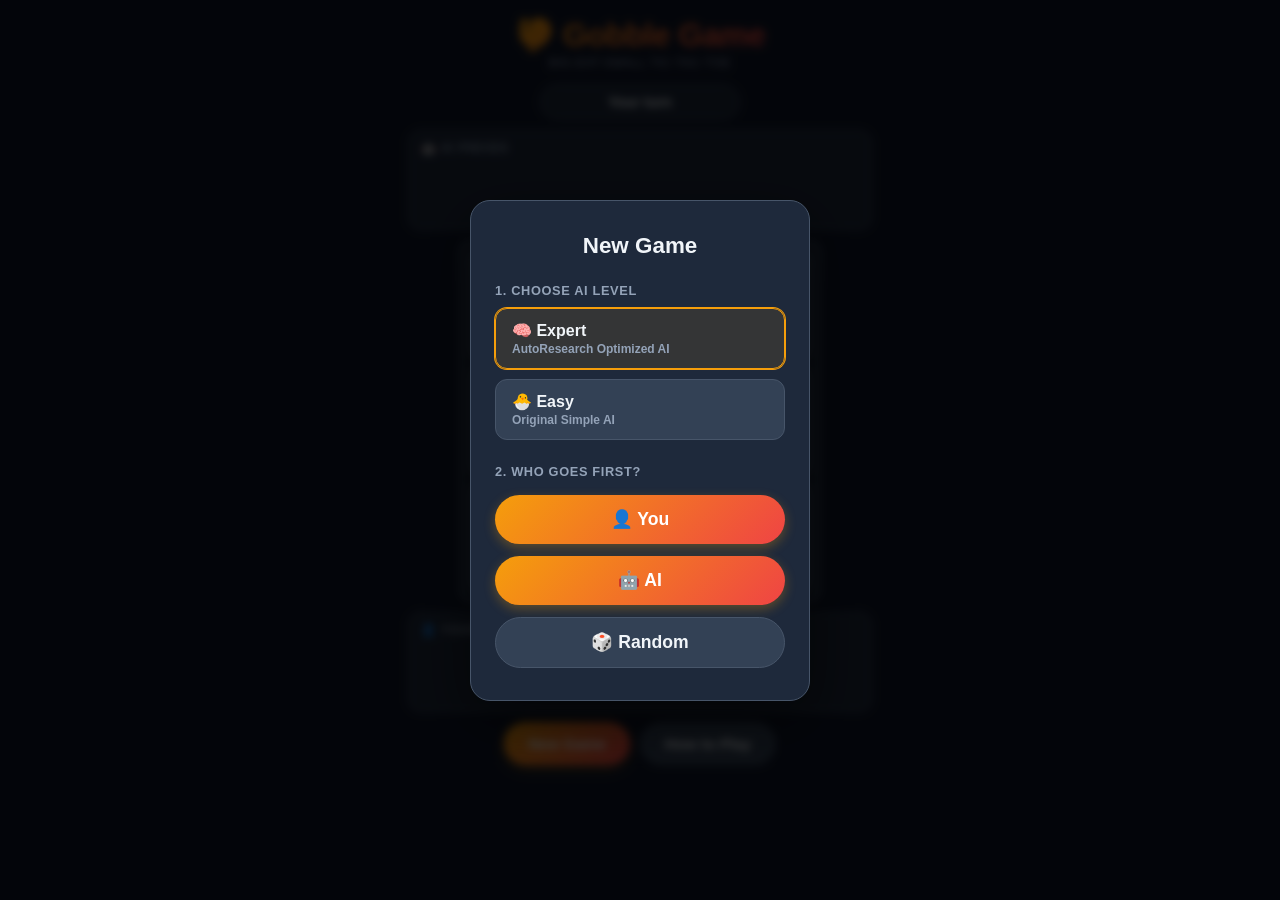
<file: index.html>
<!DOCTYPE html>
<html lang="en">
<head>
  <meta charset="UTF-8">
  <meta name="viewport" content="width=device-width, initial-scale=1.0, user-scalable=no">
  <meta name="apple-mobile-web-app-capable" content="yes">
  <meta name="apple-mobile-web-app-status-bar-style" content="default">
  <meta name="apple-mobile-web-app-title" content="Gobble Game">
  <title>Gobble Game</title>
  <link rel="stylesheet" href="style.css">
</head>
<body>
  <div id="app">
    <header>
      <h1>🦃 Gobble Game</h1>
      <p class="subtitle">Big-Eat-Small Tic-Tac-Toe</p>
    </header>

    <div id="status-bar">
      <span id="status-text">Your turn</span>
    </div>

    <!-- Win/Draw card (inline, non-blocking) -->
    <div id="game-over-card" class="hidden">
      <div id="game-over-emoji"></div>
      <h2 id="game-over-title"></h2>
      <p id="game-over-message"></p>
      <button id="play-again-btn" class="btn-primary">Play Again</button>
    </div>

    <div id="game-area">
      <!-- AI reserve (top) -->
      <div id="ai-reserve" class="reserve-area" data-player="ai">
        <div class="reserve-label">🤖 AI Pieces</div>
        <div class="reserve-pieces" id="ai-pieces"></div>
      </div>

      <!-- Game board -->
      <div id="board-wrapper">
        <div id="board">
          <div class="cell" data-index="0"></div>
          <div class="cell" data-index="1"></div>
          <div class="cell" data-index="2"></div>
          <div class="cell" data-index="3"></div>
          <div class="cell" data-index="4"></div>
          <div class="cell" data-index="5"></div>
          <div class="cell" data-index="6"></div>
          <div class="cell" data-index="7"></div>
          <div class="cell" data-index="8"></div>
        </div>
      </div>

      <!-- Human reserve (bottom) -->
      <div id="human-reserve" class="reserve-area" data-player="human">
        <div class="reserve-label">👤 Your Pieces</div>
        <div class="reserve-pieces" id="human-pieces"></div>
      </div>
    </div>

    <div id="controls">
      <button id="new-game-btn" class="btn-primary">New Game</button>
      <button id="rules-btn" class="btn-secondary">How to Play</button>
    </div>

    <!-- Rules modal -->
    <div id="rules-overlay" class="hidden">
      <div id="rules-card">
        <h2>How to Play</h2>
        <div class="rules-content">
          <h3>Setup</h3>
          <p>Each player has <strong>6 pieces</strong>: 2 small, 2 medium, 2 large. You play Blue 🔵, AI plays Red 🔴.</p>

          <h3>Your Turn</h3>
          <ul>
            <li><strong>Place</strong> a piece from your reserve: tap a reserve piece, then tap a valid board cell.</li>
            <li><strong>Move</strong> a piece on the board: tap your visible piece, then tap a valid destination.</li>
          </ul>

          <h3>Gobbling</h3>
          <ul>
            <li>A <strong>larger piece can cover</strong> a smaller piece of either color.</li>
            <li>Only the <strong>top (visible) piece</strong> in each cell counts toward winning.</li>
            <li>Covered pieces may reappear if the top piece moves away!</li>
          </ul>

          <h3>Winning</h3>
          <p>Get <strong>3 of your visible pieces in a row</strong> — horizontally, vertically, or diagonally.</p>

          <h3>Tip</h3>
          <p>Watch out — the AI can gobble your pieces and steal your winning line!</p>
        </div>
        <button id="close-rules-btn" class="btn-primary">Got it!</button>
      </div>
    </div>

    <!-- Who goes first / Difficulty modal -->
    <div id="first-turn-overlay" class="hidden">
      <div id="first-turn-card">
        <h2>New Game</h2>
        
        <div class="modal-section">
          <h3>1. Choose AI Level</h3>
          <div id="difficulty-options" class="option-grid">
            <button class="difficulty-btn btn-secondary selected" data-level="expert">
              <span class="level-title">🧠 Expert</span>
              <span class="level-desc">AutoResearch Optimized AI</span>
            </button>
            <button class="difficulty-btn btn-secondary" data-level="easy">
              <span class="level-title">🐣 Easy</span>
              <span class="level-desc">Original Simple AI</span>
            </button>
          </div>
        </div>

        <div class="modal-section">
          <h3>2. Who Goes First?</h3>
          <div id="first-turn-options" class="option-grid">
            <button class="first-turn-btn btn-primary" data-choice="human">👤 You</button>
            <button class="first-turn-btn btn-primary" data-choice="ai">🤖 AI</button>
            <button class="first-turn-btn btn-secondary" data-choice="random">🎲 Random</button>
          </div>
        </div>
      </div>
    </div>
  </div>

  <script src="ai.js"></script>
  <script src="game.js"></script>
</body>
</html>
</file>
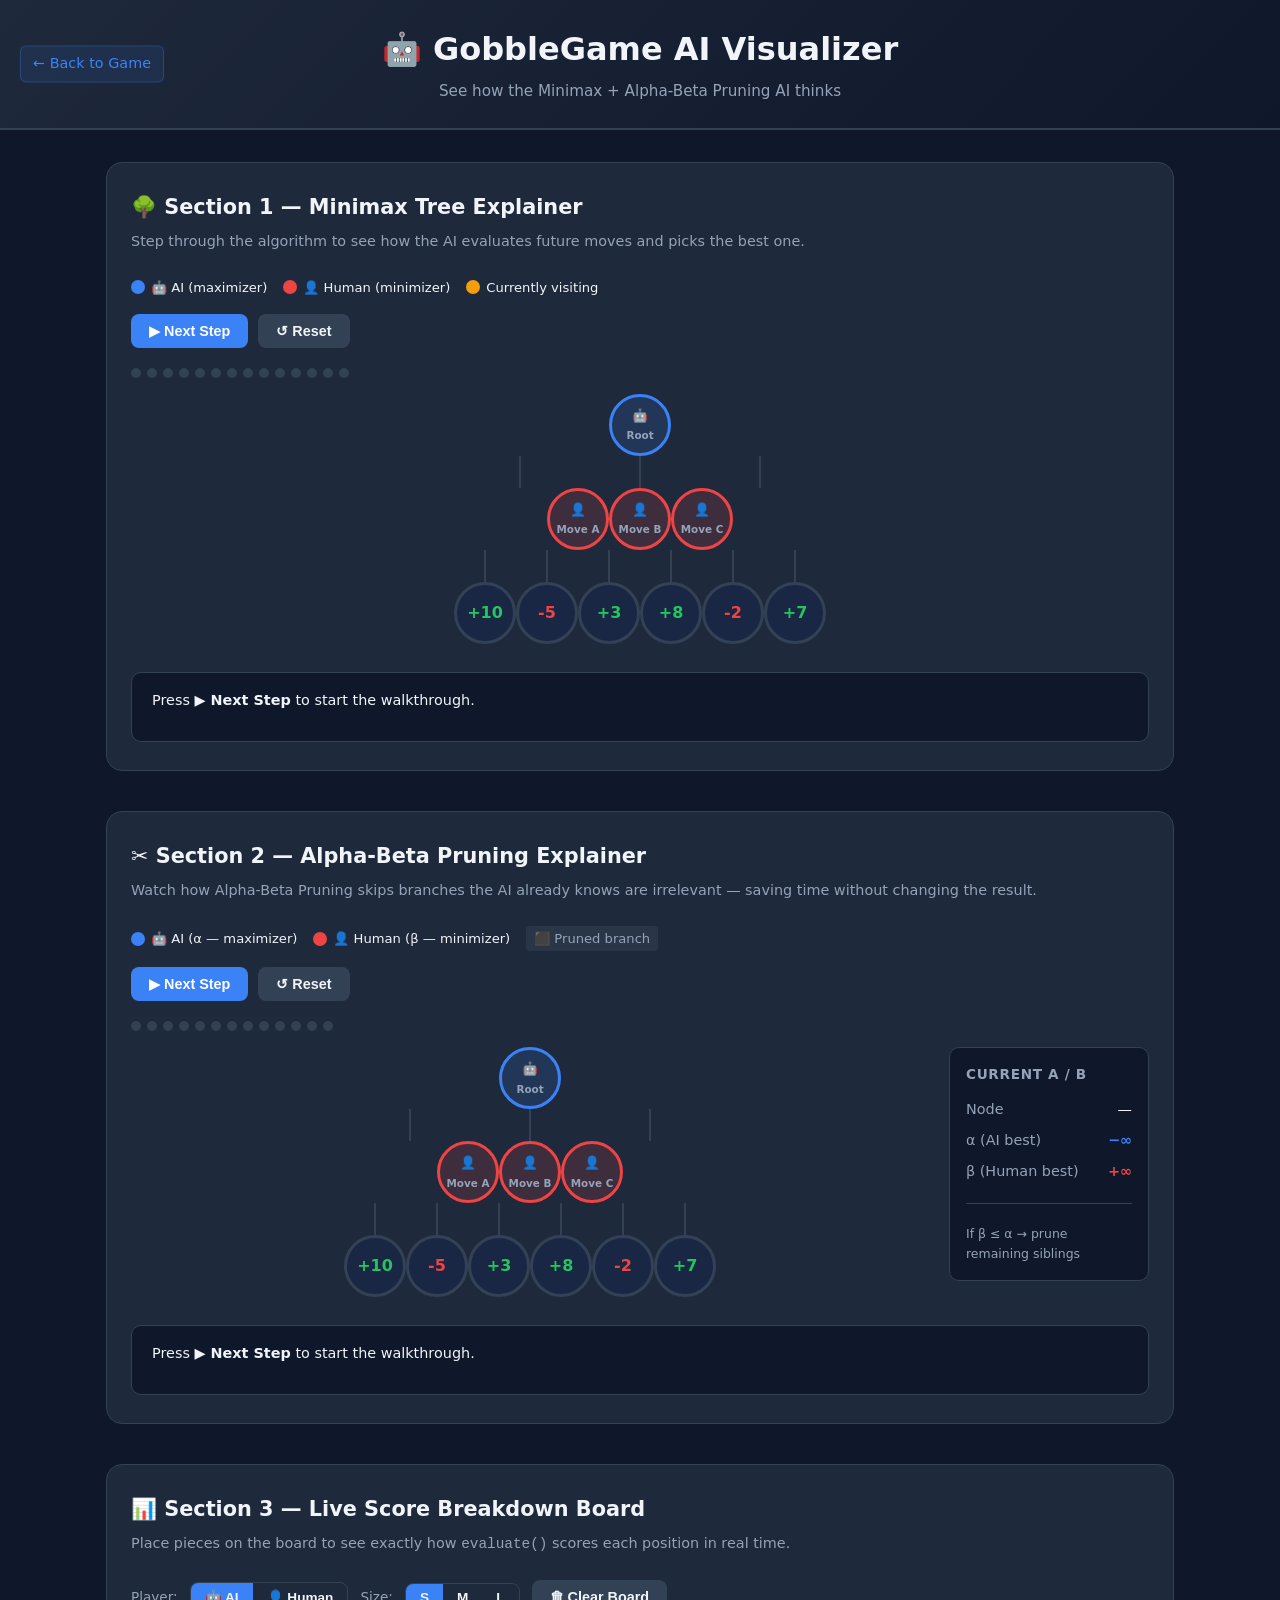
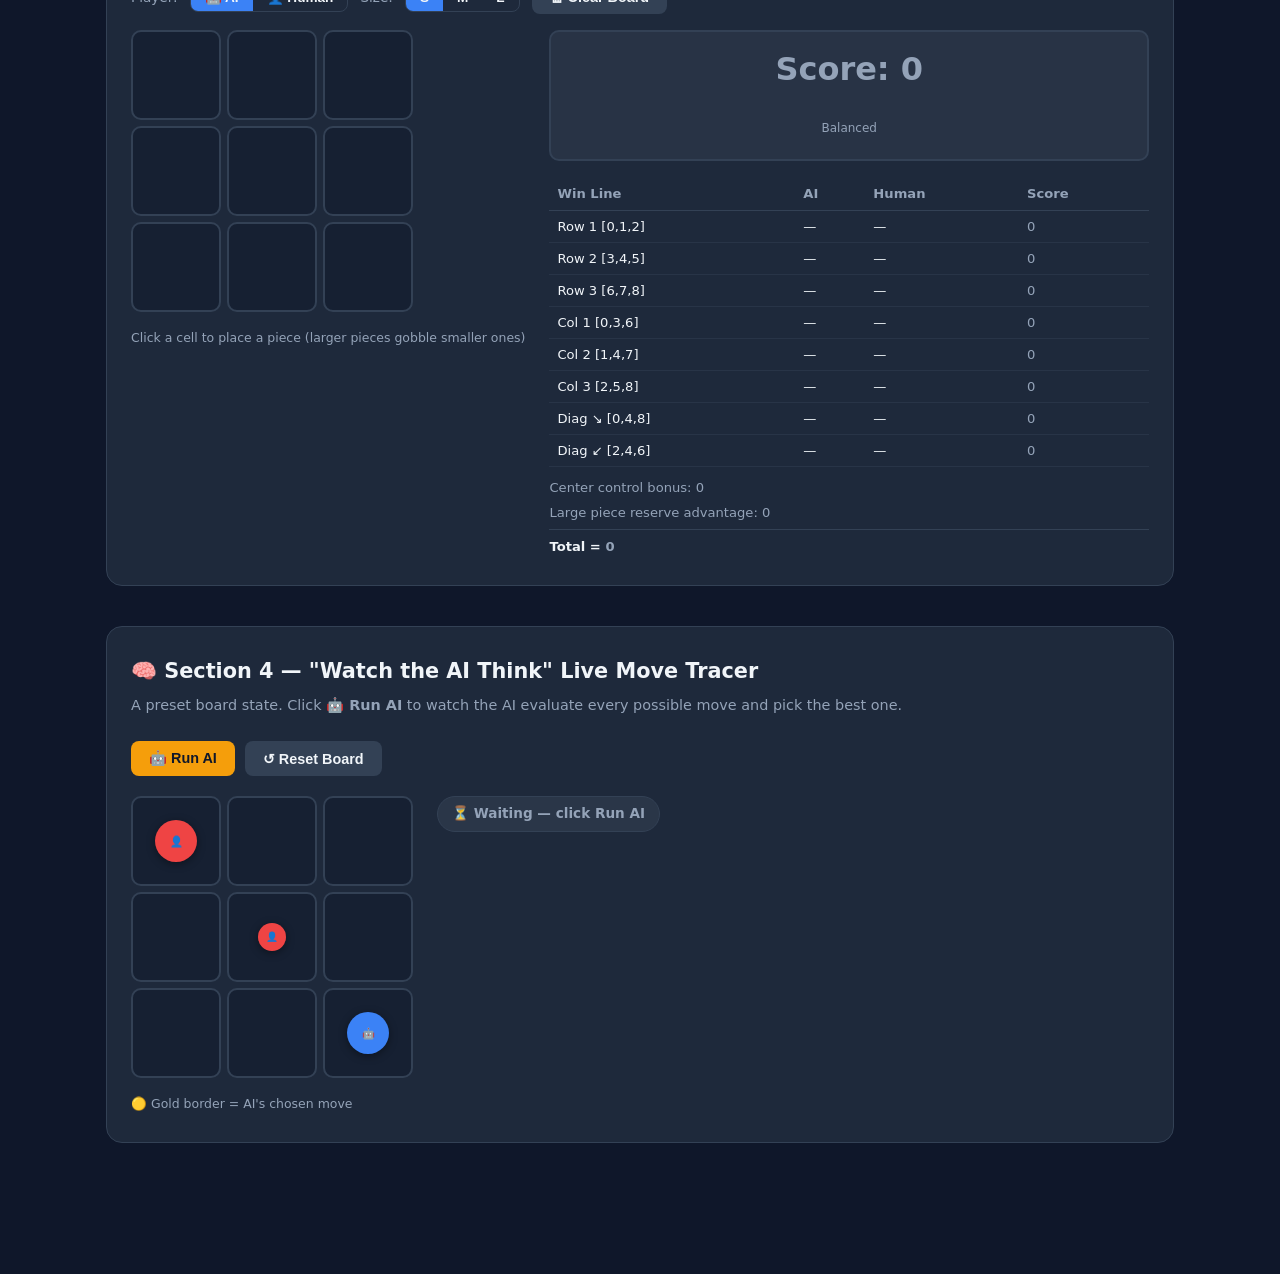
<file: ai-visualizer.html>
<!DOCTYPE html>
<html lang="en">
<head>
<meta charset="UTF-8">
<meta name="viewport" content="width=device-width, initial-scale=1.0">
<title>🤖 GobbleGame AI Visualizer</title>
<style>
  *, *::before, *::after { box-sizing: border-box; margin: 0; padding: 0; }

  :root {
    --bg: #0f172a;
    --card: #1e293b;
    --ai: #3b82f6;
    --human: #ef4444;
    --positive: #22c55e;
    --negative: #ef4444;
    --gold: #f59e0b;
    --text: #f1f5f9;
    --muted: #94a3b8;
    --border: #334155;
    --highlight: #fbbf24;
    --prune: #475569;
  }

  body {
    background: var(--bg);
    color: var(--text);
    font-family: 'Segoe UI', system-ui, sans-serif;
    line-height: 1.6;
    padding: 0 0 60px 0;
  }

  /* ── Header ── */
  header {
    background: linear-gradient(135deg, #1e293b 0%, #0f172a 100%);
    border-bottom: 2px solid var(--border);
    padding: 24px 20px;
    text-align: center;
    position: sticky;
    top: 0;
    z-index: 100;
  }
  header h1 { font-size: clamp(1.4rem, 4vw, 2rem); font-weight: 700; }
  header p { color: var(--muted); font-size: 0.95rem; margin-top: 4px; }
  header a {
    position: absolute; left: 20px; top: 50%; transform: translateY(-50%);
    color: var(--ai); text-decoration: none; font-size: 0.9rem;
    background: rgba(59,130,246,0.1); padding: 6px 12px; border-radius: 6px;
    border: 1px solid rgba(59,130,246,0.3); transition: background .2s;
    white-space: nowrap;
  }
  header a:hover { background: rgba(59,130,246,0.2); }

  /* ── Layout ── */
  .container { max-width: 1100px; margin: 0 auto; padding: 32px 16px; }
  .section-card {
    background: var(--card);
    border: 1px solid var(--border);
    border-radius: 16px;
    padding: 28px 24px;
    margin-bottom: 40px;
  }
  .section-title {
    font-size: 1.3rem; font-weight: 700; margin-bottom: 6px;
    display: flex; align-items: center; gap: 10px;
  }
  .section-subtitle { color: var(--muted); font-size: 0.9rem; margin-bottom: 24px; }
  .divider { border: none; border-top: 1px solid var(--border); margin: 20px 0; }

  /* ── Buttons ── */
  .btn {
    display: inline-flex; align-items: center; gap: 6px;
    padding: 9px 18px; border-radius: 8px; border: none;
    font-size: 0.9rem; font-weight: 600; cursor: pointer;
    transition: opacity .15s, transform .1s;
  }
  .btn:active { transform: scale(0.97); }
  .btn:disabled { opacity: .45; cursor: not-allowed; transform: none; }
  .btn-primary { background: var(--ai); color: #fff; }
  .btn-secondary { background: var(--border); color: var(--text); }
  .btn-gold { background: var(--gold); color: #0f172a; }
  .btn-danger { background: var(--human); color: #fff; }
  .btn-row { display: flex; gap: 10px; flex-wrap: wrap; margin-bottom: 20px; }

  /* ── Tree ── */
  .tree-wrap { overflow-x: auto; padding-bottom: 8px; }
  .tree {
    display: flex; flex-direction: column; align-items: center;
    gap: 0; min-width: 480px;
  }
  .tree-level { display: flex; justify-content: center; gap: 0; }
  .tree-node-col { display: flex; flex-direction: column; align-items: center; }
  .tree-edge-row { display: flex; justify-content: center; gap: 0; }

  .node {
    width: 62px; height: 62px; border-radius: 50%;
    display: flex; flex-direction: column; align-items: center; justify-content: center;
    font-weight: 700; font-size: 0.8rem; border: 3px solid transparent;
    position: relative; transition: box-shadow .3s, border-color .3s, background .3s;
    cursor: default; user-select: none;
  }
  .node.ai-node { background: rgba(59,130,246,0.15); border-color: var(--ai); }
  .node.human-node { background: rgba(239,68,68,0.15); border-color: var(--human); }
  .node.leaf-node { background: #1a2744; border-color: var(--border); font-size: 1rem; font-weight: 800; }
  @keyframes nodePulse {
    0%   { box-shadow: 0 0 0 4px var(--highlight), 0 0 20px var(--highlight); }
    50%  { box-shadow: 0 0 0 8px var(--highlight), 0 0 36px var(--highlight), 0 0 6px #fff4; }
    100% { box-shadow: 0 0 0 4px var(--highlight), 0 0 20px var(--highlight); }
  }
  .node.active { box-shadow: 0 0 0 4px var(--highlight), 0 0 20px var(--highlight); border-color: var(--highlight) !important; background: rgba(251,191,36,0.2) !important; animation: nodePulse 0.6s ease-out 1; }
  .node.done { opacity: 0.7; }
  .node.pruned { background: rgba(71,85,105,0.3) !important; border-color: var(--prune) !important; color: var(--prune) !important; }
  .node .score-badge {
    position: absolute; bottom: -18px; left: 50%; transform: translateX(-50%);
    font-size: 0.75rem; font-weight: 700; white-space: nowrap;
    padding: 1px 6px; border-radius: 4px;
  }
  .score-pos { background: rgba(34,197,94,0.2); color: var(--positive); }
  .score-neg { background: rgba(239,68,68,0.2); color: var(--negative); }
  .score-zero { background: rgba(148,163,184,0.2); color: var(--muted); }

  .edge-container { position: relative; display: flex; align-items: flex-start; justify-content: center; }
  .edge {
    width: 2px; background: var(--border);
    transition: background .3s;
    margin: 0 auto;
  }
  .edge.active { background: var(--highlight); }
  .edge.pruned { background: var(--prune); opacity: .4; }
  .prune-icon {
    position: absolute; top: 50%; left: 50%; transform: translate(-50%, -50%);
    font-size: 1.1rem; display: none; background: var(--card); padding: 1px 2px; border-radius: 3px;
  }
  .prune-icon.visible { display: block; }

  .h-connector { height: 2px; background: var(--border); transition: background .3s; }
  .h-connector.pruned { background: var(--prune); opacity: .4; }

  @keyframes explainFadeIn {
    from { opacity: 0; transform: translateY(4px); }
    to   { opacity: 1; transform: translateY(0); }
  }

  /* ── Explanation panel ── */
  .explain-panel {
    background: #0f172a; border: 1px solid var(--border);
    border-radius: 10px; padding: 16px 20px;
    min-height: 70px; margin-top: 20px;
    font-size: 0.9rem; line-height: 1.6;
  }
  .explain-panel.updated {
    animation: explainFadeIn 0.35s ease-out;
  }
  .explain-panel .step-num { color: var(--gold); font-weight: 700; }
  .explain-panel .em-ai { color: var(--ai); font-weight: 600; }
  .explain-panel .em-human { color: var(--human); font-weight: 600; }
  .explain-panel .em-val { color: var(--positive); font-weight: 700; }
  .explain-panel .em-prune { color: var(--gold); font-weight: 700; }

  /* ── Alpha-Beta panel ── */
  .ab-layout { display: flex; gap: 20px; flex-wrap: wrap; }
  .ab-tree-side { flex: 1; min-width: 300px; }
  .ab-values-panel {
    width: 200px; flex-shrink: 0;
    background: #0f172a; border: 1px solid var(--border);
    border-radius: 10px; padding: 16px; align-self: flex-start;
  }
  .ab-values-panel h4 { font-size: 0.85rem; color: var(--muted); margin-bottom: 12px; text-transform: uppercase; letter-spacing: .05em; }
  .ab-row { display: flex; justify-content: space-between; margin-bottom: 8px; font-size: 0.9rem; }
  .ab-row .label { color: var(--muted); }
  .ab-alpha { color: var(--ai); font-weight: 700; }
  .ab-beta  { color: var(--human); font-weight: 700; }

  /* ── Section 3: Live Board ── */
  .s3-layout { display: flex; gap: 24px; flex-wrap: wrap; }
  .board-area { flex-shrink: 0; }
  .score-area { flex: 1; min-width: 260px; }

  .piece-controls {
    display: flex; gap: 12px; align-items: center; flex-wrap: wrap; margin-bottom: 16px;
  }
  .piece-controls label { color: var(--muted); font-size: 0.85rem; }
  .toggle-group { display: flex; border-radius: 8px; overflow: hidden; border: 1px solid var(--border); }
  .toggle-btn {
    padding: 6px 14px; background: transparent; color: var(--text);
    border: none; cursor: pointer; font-size: 0.85rem; font-weight: 600;
    transition: background .15s;
  }
  .toggle-btn.active-ai { background: var(--ai); }
  .toggle-btn.active-human { background: var(--human); }

  .gobble-board {
    display: grid; grid-template-columns: repeat(3, 90px);
    grid-template-rows: repeat(3, 90px);
    gap: 6px; margin-bottom: 16px;
  }
  .cell {
    background: #162032; border: 2px solid var(--border);
    border-radius: 10px; display: flex; align-items: center; justify-content: center;
    cursor: pointer; transition: border-color .2s, background .2s;
    position: relative; overflow: hidden;
  }
  .cell:hover { border-color: var(--ai); background: #1a2a40; }
  .cell .piece {
    border-radius: 50%; display: flex; align-items: center; justify-content: center;
    font-size: 0.7rem; font-weight: 700; color: #fff; transition: all .2s;
    box-shadow: 0 2px 8px rgba(0,0,0,.4);
  }
  .piece.ai-piece { background: var(--ai); }
  .piece.human-piece { background: var(--human); }
  .piece.size-1 { width: 28px; height: 28px; font-size: 0.6rem; }
  .piece.size-2 { width: 42px; height: 42px; font-size: 0.65rem; }
  .piece.size-3 { width: 58px; height: 58px; font-size: 0.7rem; }
  .cell.highlighted { border-color: var(--gold) !important; background: rgba(245,158,11,0.12) !important; }

  /* ── Score breakdown ── */
  .score-total {
    text-align: center; font-size: 2rem; font-weight: 800;
    padding: 12px; border-radius: 10px; margin-bottom: 16px;
    border: 2px solid transparent;
  }
  .score-total.winning { color: var(--positive); border-color: rgba(34,197,94,0.3); background: rgba(34,197,94,0.08); }
  .score-total.losing  { color: var(--negative); border-color: rgba(239,68,68,0.3);  background: rgba(239,68,68,0.08); }
  .score-total.neutral { color: var(--muted);    border-color: var(--border);         background: rgba(148,163,184,0.08); }

  .breakdown-table { width: 100%; border-collapse: collapse; font-size: 0.82rem; }
  .breakdown-table th {
    text-align: left; padding: 6px 8px; color: var(--muted);
    border-bottom: 1px solid var(--border); font-weight: 600;
  }
  .breakdown-table td { padding: 5px 8px; border-bottom: 1px solid rgba(51,65,85,0.5); }
  .breakdown-table tr:hover td { background: rgba(255,255,255,0.03); }
  .score-cell.pos { color: var(--positive); font-weight: 700; }
  .score-cell.neg { color: var(--negative); font-weight: 700; }
  .score-cell.zero { color: var(--muted); }
  .extra-row td { color: var(--muted); font-style: italic; }

  /* ── Section 4: AI Think ── */
  .s4-layout { display: flex; gap: 24px; flex-wrap: wrap; }
  .s4-board-area { flex-shrink: 0; }
  .s4-results { flex: 1; min-width: 260px; }

  .move-log {
    max-height: 260px; overflow-y: auto;
    background: #0f172a; border: 1px solid var(--border);
    border-radius: 8px; padding: 8px;
    margin-bottom: 16px;
  }
  .move-log-item {
    display: flex; align-items: center; justify-content: space-between;
    padding: 6px 10px; border-radius: 6px; margin-bottom: 4px;
    font-size: 0.82rem; gap: 8px;
  }
  .move-log-item.best { background: rgba(245,158,11,0.15); border: 1px solid rgba(245,158,11,0.3); }
  .move-log-item .move-label { color: var(--text); flex: 1; }
  .move-log-item .move-score { font-weight: 700; }

  .bar-chart { margin-top: 4px; }
  .bar-item { display: flex; align-items: center; gap: 8px; margin-bottom: 6px; font-size: 0.8rem; }
  .bar-label { width: 170px; flex-shrink: 0; color: var(--muted); white-space: nowrap; overflow: hidden; text-overflow: ellipsis; }
  .bar-track { flex: 1; background: rgba(51,65,85,0.5); border-radius: 4px; height: 16px; overflow: hidden; }
  .bar-fill { height: 100%; border-radius: 4px; transition: width .4s ease; display: flex; align-items: center; padding-left: 6px; }
  .bar-fill.best-bar { background: var(--gold); }
  .bar-fill.pos-bar  { background: rgba(59,130,246,0.6); }
  .bar-fill.neg-bar  { background: rgba(239,68,68,0.5); }
  .bar-score { font-weight: 700; font-size: 0.8rem; min-width: 36px; text-align: right; }

  .status-badge {
    display: inline-flex; align-items: center; gap: 6px;
    padding: 6px 14px; border-radius: 20px; font-size: 0.85rem; font-weight: 600;
    margin-bottom: 12px;
  }
  .badge-thinking { background: rgba(245,158,11,0.15); color: var(--gold); border: 1px solid rgba(245,158,11,0.3); }
  .badge-done     { background: rgba(34,197,94,0.15);  color: var(--positive); border: 1px solid rgba(34,197,94,0.3); }
  .badge-idle     { background: rgba(148,163,184,0.1); color: var(--muted); border: 1px solid var(--border); }

  /* ── Legend / misc ── */
  .legend { display: flex; gap: 16px; flex-wrap: wrap; margin-bottom: 16px; font-size: 0.82rem; }
  .legend-item { display: flex; align-items: center; gap: 6px; }
  .legend-dot { width: 14px; height: 14px; border-radius: 50%; flex-shrink: 0; }
  .legend-dot.ai   { background: var(--ai); }
  .legend-dot.human{ background: var(--human); }
  .legend-dot.leaf { background: var(--border); }
  .legend-dot.gold { background: var(--gold); }

  .node-label { font-size: 0.65rem; color: var(--muted); margin-top: 1px; }

  /* Progress indicator */
  .progress-dots { display: flex; gap: 6px; margin-bottom: 16px; flex-wrap: wrap; }
  .progress-dot {
    width: 10px; height: 10px; border-radius: 50%;
    background: var(--border); transition: background .3s;
  }
  .progress-dot.done    { background: var(--muted); }
  .progress-dot.active  { background: var(--highlight); box-shadow: 0 0 6px var(--highlight); }

  @media (max-width: 600px) {
    header a { position: static; transform: none; display: block; margin-bottom: 10px; text-align: center; }
    .ab-values-panel { width: 100%; }
    .gobble-board { grid-template-columns: repeat(3, 76px); grid-template-rows: repeat(3, 76px); }
  }
</style>
</head>
<body>

<header>
  <a href="index.html">← Back to Game</a>
  <h1>🤖 GobbleGame AI Visualizer</h1>
  <p>See how the Minimax + Alpha-Beta Pruning AI thinks</p>
</header>

<div class="container">

  <!-- ═══════════════════════════════════════════════════════════
       SECTION 1: Minimax Tree
  ═══════════════════════════════════════════════════════════ -->
  <div class="section-card" id="sec1">
    <div class="section-title">🌳 Section 1 — Minimax Tree Explainer</div>
    <div class="section-subtitle">Step through the algorithm to see how the AI evaluates future moves and picks the best one.</div>

    <div class="legend">
      <div class="legend-item"><div class="legend-dot ai"></div>🤖 AI (maximizer)</div>
      <div class="legend-item"><div class="legend-dot human"></div>👤 Human (minimizer)</div>
      <div class="legend-item"><div class="legend-dot gold"></div>Currently visiting</div>
    </div>

    <div class="btn-row">
      <button class="btn btn-primary" id="mm-next">▶ Next Step</button>
      <button class="btn btn-secondary" id="mm-reset">↺ Reset</button>
    </div>

    <div class="progress-dots" id="mm-dots"></div>

    <div class="tree-wrap">
      <div id="mm-tree"></div>
    </div>

    <div class="explain-panel" id="mm-explain">
      Press <strong>▶ Next Step</strong> to start the walkthrough.
    </div>
  </div>

  <!-- ═══════════════════════════════════════════════════════════
       SECTION 2: Alpha-Beta Pruning
  ═══════════════════════════════════════════════════════════ -->
  <div class="section-card" id="sec2">
    <div class="section-title">✂️ Section 2 — Alpha-Beta Pruning Explainer</div>
    <div class="section-subtitle">Watch how Alpha-Beta Pruning skips branches the AI already knows are irrelevant — saving time without changing the result.</div>

    <div class="legend">
      <div class="legend-item"><div class="legend-dot ai"></div>🤖 AI (α — maximizer)</div>
      <div class="legend-item"><div class="legend-dot human"></div>👤 Human (β — minimizer)</div>
      <div class="legend-item" style="background:rgba(71,85,105,0.3);padding:2px 8px;border-radius:4px;color:var(--muted)">⬛ Pruned branch</div>
    </div>

    <div class="btn-row">
      <button class="btn btn-primary" id="ab-next">▶ Next Step</button>
      <button class="btn btn-secondary" id="ab-reset">↺ Reset</button>
    </div>

    <div class="progress-dots" id="ab-dots"></div>

    <div class="ab-layout">
      <div class="ab-tree-side">
        <div class="tree-wrap">
          <div id="ab-tree"></div>
        </div>
      </div>
      <div class="ab-values-panel" id="ab-panel">
        <h4>Current α / β</h4>
        <div class="ab-row"><span class="label">Node</span><span id="ab-node-lbl">—</span></div>
        <div class="ab-row"><span class="label">α (AI best)</span><span class="ab-alpha" id="ab-alpha-val">−∞</span></div>
        <div class="ab-row"><span class="label">β (Human best)</span><span class="ab-beta"  id="ab-beta-val">+∞</span></div>
        <hr class="divider">
        <div style="font-size:0.78rem;color:var(--muted)">If β ≤ α → prune remaining siblings</div>
      </div>
    </div>

    <div class="explain-panel" id="ab-explain">
      Press <strong>▶ Next Step</strong> to start the walkthrough.
    </div>
  </div>

  <!-- ═══════════════════════════════════════════════════════════
       SECTION 3: Live Score Breakdown Board
  ═══════════════════════════════════════════════════════════ -->
  <div class="section-card" id="sec3">
    <div class="section-title">📊 Section 3 — Live Score Breakdown Board</div>
    <div class="section-subtitle">Place pieces on the board to see exactly how <code>evaluate()</code> scores each position in real time.</div>

    <div class="piece-controls">
      <label>Player:</label>
      <div class="toggle-group">
        <button class="toggle-btn active-ai" id="s3-pick-ai">🤖 AI</button>
        <button class="toggle-btn"           id="s3-pick-human">👤 Human</button>
      </div>
      <label>Size:</label>
      <div class="toggle-group">
        <button class="toggle-btn active-ai" id="s3-size-1">S</button>
        <button class="toggle-btn"           id="s3-size-2">M</button>
        <button class="toggle-btn"           id="s3-size-3">L</button>
      </div>
      <button class="btn btn-secondary" id="s3-clear">🗑 Clear Board</button>
    </div>

    <div class="s3-layout">
      <div class="board-area">
        <div class="gobble-board" id="s3-board"></div>
        <div style="font-size:0.78rem;color:var(--muted);margin-top:4px">Click a cell to place a piece (larger pieces gobble smaller ones)</div>
      </div>
      <div class="score-area">
        <div class="score-total neutral" id="s3-total">Score: 0</div>
        <table class="breakdown-table">
          <thead>
            <tr>
              <th>Win Line</th>
              <th>AI</th>
              <th>Human</th>
              <th>Score</th>
            </tr>
          </thead>
          <tbody id="s3-breakdown"></tbody>
        </table>
        <div id="s3-extras" style="margin-top:10px;font-size:0.82rem;color:var(--muted)"></div>
      </div>
    </div>
  </div>

  <!-- ═══════════════════════════════════════════════════════════
       SECTION 4: Watch the AI Think
  ═══════════════════════════════════════════════════════════ -->
  <div class="section-card" id="sec4">
    <div class="section-title">🧠 Section 4 — "Watch the AI Think" Live Move Tracer</div>
    <div class="section-subtitle">A preset board state. Click <strong>🤖 Run AI</strong> to watch the AI evaluate every possible move and pick the best one.</div>

    <div class="btn-row">
      <button class="btn btn-gold" id="s4-run">🤖 Run AI</button>
      <button class="btn btn-secondary" id="s4-reset">↺ Reset Board</button>
    </div>

    <div class="s4-layout">
      <div class="s4-board-area">
        <div class="gobble-board" id="s4-board"></div>
        <div style="font-size:0.78rem;color:var(--muted);margin-top:4px">🟡 Gold border = AI's chosen move</div>
      </div>
      <div class="s4-results">
        <div class="status-badge badge-idle" id="s4-status">⏳ Waiting — click Run AI</div>
        <div id="s4-best-label" style="font-size:0.9rem;margin-bottom:12px;color:var(--muted)"></div>

        <div id="s4-log-wrap" style="display:none">
          <div style="font-size:0.85rem;font-weight:600;margin-bottom:6px;color:var(--text)">All Moves (best → worst):</div>
          <div class="move-log" id="s4-log"></div>

          <div style="font-size:0.85rem;font-weight:600;margin-bottom:8px;color:var(--text)">Score Bar Chart:</div>
          <div class="bar-chart" id="s4-bars"></div>
        </div>
      </div>
    </div>
  </div>

</div><!-- /container -->

<script>
'use strict';

/* ════════════════════════════════════════════════════════════════
   INLINED AI LOGIC
════════════════════════════════════════════════════════════════ */
const WIN_LINES = [
  [0,1,2],[3,4,5],[6,7,8],
  [0,3,6],[1,4,7],[2,5,8],
  [0,4,8],[2,4,6]
];

const WIN_SCORE = 100000;
const INF = 1e9;
const AI_SEARCH_DEPTH = 3; // depth used by the live move tracer (Section 4)

function cloneState(state) {
  return {
    board: state.board.map(stack => stack.map(p => ({...p}))),
    humanReserve: state.humanReserve.map(p => ({...p})),
    aiReserve:    state.aiReserve.map(p => ({...p})),
  };
}

function topPiece(stack) { return stack.length ? stack[stack.length - 1] : null; }

function generateMoves(state, player) {
  const moves = [];
  const reserve = player === 'ai' ? state.aiReserve : state.humanReserve;
  const reserveAvail = {};
  reserve.forEach(p => { if (!p.used) reserveAvail[p.size] = reserveAvail[p.size] || p; });
  Object.values(reserveAvail).forEach(piece => {
    for (let to = 0; to < 9; to++) {
      const t = topPiece(state.board[to]);
      if (!t || t.size < piece.size)
        moves.push({ type: 'place', player, size: piece.size, pieceId: piece.id, toCell: to });
    }
  });
  for (let from = 0; from < 9; from++) {
    const t = topPiece(state.board[from]);
    if (!t || t.player !== player) continue;
    for (let to = 0; to < 9; to++) {
      if (from === to) continue;
      const dest = topPiece(state.board[to]);
      if (!dest || dest.size < t.size)
        moves.push({ type: 'move', player, size: t.size, pieceId: t.id, fromCell: from, toCell: to });
    }
  }
  return moves;
}

function applyMove(state, move) {
  if (move.type === 'place') {
    const reserve = move.player === 'ai' ? state.aiReserve : state.humanReserve;
    const idx = reserve.findIndex(p => p.id === move.pieceId);
    reserve[idx].used = true;
    state.board[move.toCell].push({ id: move.pieceId, player: move.player, size: move.size });
  } else {
    const piece = state.board[move.fromCell].pop();
    state.board[move.toCell].push(piece);
  }
}

function checkWinner(state) {
  for (const line of WIN_LINES) {
    const tops = line.map(i => topPiece(state.board[i]));
    if (tops[0] && tops[1] && tops[2] &&
        tops[0].player === tops[1].player &&
        tops[1].player === tops[2].player) return tops[0].player;
  }
  return null;
}

function evaluate(state) {
  const winner = checkWinner(state);
  if (winner === 'ai')    return { score: WIN_SCORE,  breakdown: [], centerBonus: 0, reserveBonus: 0 };
  if (winner === 'human') return { score: -WIN_SCORE, breakdown: [], centerBonus: 0, reserveBonus: 0 };
  let score = 0;
  const breakdown = [];
  for (const line of WIN_LINES) {
    let aiCount = 0, humanCount = 0, aiSize = 0, humanSize = 0;
    for (const i of line) {
      const t = topPiece(state.board[i]);
      if (!t) continue;
      if (t.player === 'ai')    { aiCount++;    aiSize    = Math.max(aiSize, t.size); }
      else                      { humanCount++; humanSize = Math.max(humanSize, t.size); }
    }
    let lineScore = 0;
    if (aiCount > 0 && humanCount > 0) {
      lineScore = aiSize > humanSize ? 2 : humanSize > aiSize ? -2 : 0;
    } else {
      if (aiCount === 2)    lineScore = 10;
      else if (aiCount === 1) lineScore = 2;
      if (humanCount === 2) lineScore = -10;
      else if (humanCount === 1) lineScore = -2;
    }
    score += lineScore;
    breakdown.push({ line, aiCount, humanCount, lineScore });
  }
  const c = topPiece(state.board[4]);
  const centerBonus  = c ? (c.player === 'ai' ? 3 : -3) : 0;
  score += centerBonus;
  const aiLarge    = state.aiReserve.filter(p => !p.used && p.size === 3).length;
  const humanLarge = state.humanReserve.filter(p => !p.used && p.size === 3).length;
  const reserveBonus = aiLarge - humanLarge;
  score += reserveBonus;
  return { score, breakdown, centerBonus, reserveBonus };
}

function minimaxScore(state, depth, alpha, beta, maximising) {
  const winner = checkWinner(state);
  if (winner === 'ai')    return WIN_SCORE + depth;
  if (winner === 'human') return -(WIN_SCORE + depth);
  if (depth === 0) { const r = evaluate(state); return typeof r === 'object' ? r.score : r; }
  const player = maximising ? 'ai' : 'human';
  const moves  = generateMoves(state, player);
  if (!moves.length) return maximising ? -1 : 1;
  if (maximising) {
    let best = -INF;
    for (const move of moves) {
      const saved = cloneState(state);
      applyMove(state, move);
      const val = minimaxScore(state, depth - 1, alpha, beta, false);
      state.board = saved.board; state.humanReserve = saved.humanReserve; state.aiReserve = saved.aiReserve;
      best = Math.max(best, val); alpha = Math.max(alpha, val);
      if (beta <= alpha) break;
    }
    return best;
  } else {
    let best = INF;
    for (const move of moves) {
      const saved = cloneState(state);
      applyMove(state, move);
      const val = minimaxScore(state, depth - 1, alpha, beta, true);
      state.board = saved.board; state.humanReserve = saved.humanReserve; state.aiReserve = saved.aiReserve;
      best = Math.min(best, val); beta = Math.min(beta, val);
      if (beta <= alpha) break;
    }
    return best;
  }
}

function getBestMoveWithScores(state) {
  const moves = generateMoves(state, 'ai');
  if (!moves.length) return { bestMove: null, moveScores: [] };
  let bestVal = -INF, bestMove = moves[0];
  const moveScores = [];
  for (const move of moves) {
    const saved = cloneState(state);
    applyMove(state, move);
    const val = minimaxScore(state, AI_SEARCH_DEPTH, -INF, INF, false);
    state.board = saved.board; state.humanReserve = saved.humanReserve; state.aiReserve = saved.aiReserve;
    const label = move.type === 'place'
      ? `Place size-${move.size} → cell ${move.toCell}`
      : `Move size-${move.size}: cell ${move.fromCell} → cell ${move.toCell}`;
    moveScores.push({ move, score: val, label });
    if (val > bestVal) { bestVal = val; bestMove = move; }
  }
  moveScores.sort((a, b) => b.score - a.score);
  return { bestMove, bestVal, moveScores };
}

/* ════════════════════════════════════════════════════════════════
   SECTION 1 — Minimax Tree (static 3-level demo tree)
════════════════════════════════════════════════════════════════

  Tree structure (depth 2, 3 children of root, 2 children each):
  Root (AI max): R
    Child A (Human min):
      Leaf +10, Leaf -5
    Child B (Human min):
      Leaf +3,  Leaf +8
    Child C (Human min):
      Leaf -2,  Leaf +7

  Minimax result:
    Child A min(10,-5)=-5
    Child B min(3,8)=3
    Child C min(-2,7)=-2
    Root   max(-5,3,-2)=3  → pick B
*/

const MM_LEAVES = [10, -5, 3, 8, -2, 7];
const MM_HUMAN_VALS = [
  Math.min(10, -5),   // A = -5
  Math.min(3, 8),     //  B = 3
  Math.min(-2, 7),    // C = -2
];
const MM_ROOT_VAL = Math.max(...MM_HUMAN_VALS); // 3 → B

// Steps: each step = { nodeId, edgeId, explainHtml, scoreUpdate: { nodeId, val } }
// nodeIds:  root=R, humanA=A, humanB=B, humanC=C, leaf0..5
// edgeIds:  e-R-A, e-R-B, e-R-C, e-A-0, e-A-1, e-B-2, e-B-3, e-C-4, e-C-5

const MM_STEPS = [
  { active: 'R', edges: [], explain: "<span class=\"step-num\">Step 1:</span> The <span class=\"em-ai\">\u{1F916} AI</span> is at the root. It wants to <strong>maximise</strong> its score. It will examine all three moves: A, B, and C." },
  { active: 'A', edges: ['e-R-A'], explain: "<span class=\"step-num\">Step 2:</span> AI explores <strong>Move A</strong> (Human\u2019s turn). The <span class=\"em-human\">\u{1F464} Human</span> will <strong>minimise</strong>, so they\u2019ll pick the worst outcome for the AI." },
  { active: 'L0', edges: ['e-R-A','e-A-0'], explain: "<span class=\"step-num\">Step 3:</span> Evaluate leaf <strong>A\u2081 = +10</strong>. A score of +10 means the AI is in a strong position at this future state." },
  { active: 'L1', edges: ['e-R-A','e-A-1'], explain: "<span class=\"step-num\">Step 4:</span> Evaluate leaf <strong>A\u2082 = \u22125</strong>. The AI is losing in this branch." },
  { active: 'A', edges: ['e-R-A'], score: { id: 'A', val: -5 }, explain: "<span class=\"step-num\">Step 5:</span> <span class=\"em-human\">Human picks MIN(+10, \u22125) = <span style=\"color:var(--negative)\">\u22125</span></span>. The human would choose the path that hurts the AI most." },
  { active: 'B', edges: ['e-R-B'], explain: "<span class=\"step-num\">Step 6:</span> AI now explores <strong>Move B</strong>. Human to respond again." },
  { active: 'L2', edges: ['e-R-B','e-B-2'], explain: "<span class=\"step-num\">Step 7:</span> Evaluate leaf <strong>B\u2081 = +3</strong>." },
  { active: 'L3', edges: ['e-R-B','e-B-3'], explain: "<span class=\"step-num\">Step 8:</span> Evaluate leaf <strong>B\u2082 = +8</strong>." },
  { active: 'B', edges: ['e-R-B'], score: { id: 'B', val: 3 }, explain: "<span class=\"step-num\">Step 9:</span> <span class=\"em-human\">Human picks MIN(+3, +8) = <span style=\"color:var(--positive)\">+3</span></span>. Human still minimises \u2014 +3 is worse for AI than +8." },
  { active: 'C', edges: ['e-R-C'], explain: "<span class=\"step-num\">Step 10:</span> AI explores <strong>Move C</strong>." },
  { active: 'L4', edges: ['e-R-C','e-C-4'], explain: "<span class=\"step-num\">Step 11:</span> Evaluate leaf <strong>C\u2081 = \u22122</strong>." },
  { active: 'L5', edges: ['e-R-C','e-C-5'], explain: "<span class=\"step-num\">Step 12:</span> Evaluate leaf <strong>C\u2082 = +7</strong>." },
  { active: 'C', edges: ['e-R-C'], score: { id: 'C', val: -2 }, explain: "<span class=\"step-num\">Step 13:</span> <span class=\"em-human\">Human picks MIN(\u22122, +7) = <span style=\"color:var(--negative)\">\u22122</span></span>." },
  { active: 'R', edges: [], score: { id: 'R', val: 3 }, final: 'B', explain: "<span class=\"step-num\">Step 14:</span> <span class=\"em-ai\">AI picks MAX(\u22125, +3, \u22122) = <span style=\"color:var(--positive)\">+3</span> \u2192 chooses <strong>Move B</strong>!</span> This is the best outcome the AI can guarantee, assuming the human plays optimally." },
];

let mmStep = -1;
const mmScores = { R: null, A: null, B: null, C: null };

function mmBuildTree() {
  const container = document.getElementById('mm-tree');
  container.innerHTML = '';
  const tree = document.createElement('div');
  tree.className = 'tree';

  // Root row
  const rootRow = document.createElement('div');
  rootRow.className = 'tree-level';
  const rootCol = document.createElement('div');
  rootCol.className = 'tree-node-col';
  rootCol.appendChild(makeNode('R', 'ai-node', '🤖', 'Root'));
  rootRow.appendChild(rootCol);
  tree.appendChild(rootRow);

  // Root→Human edges (3 branches)
  tree.appendChild(makeBranchEdges(['e-R-A','e-R-B','e-R-C'], 3, 120));

  // Human nodes
  const humanRow = document.createElement('div');
  humanRow.className = 'tree-level';
  ['A','B','C'].forEach((id, i) => {
    const col = document.createElement('div');
    col.className = 'tree-node-col';
    col.appendChild(makeNode(id, 'human-node', '👤', ['Move A','Move B','Move C'][i]));
    humanRow.appendChild(col);
  });
  tree.appendChild(humanRow);

  // Human→Leaf edges (2 per human node, 6 total)
  tree.appendChild(makeBranchEdges(['e-A-0','e-A-1','e-B-2','e-B-3','e-C-4','e-C-5'], 6, 62));

  // Leaf row
  const leafRow = document.createElement('div');
  leafRow.className = 'tree-level';
  MM_LEAVES.forEach((val, i) => {
    const col = document.createElement('div');
    col.className = 'tree-node-col';
    const lbl = val > 0 ? `+${val}` : `${val}`;
    col.appendChild(makeNode(`L${i}`, `leaf-node ${val > 0 ? 'score-pos' : val < 0 ? 'score-neg' : 'score-zero'}`, lbl, ''));
    leafRow.appendChild(col);
  });
  tree.appendChild(leafRow);

  container.appendChild(tree);
  buildDots('mm-dots', MM_STEPS.length);
}

function makeNode(id, cls, icon, sublabel) {
  const div = document.createElement('div');
  div.className = `node ${cls}`;
  div.id = `mm-node-${id}`;
  div.innerHTML = `<span>${icon}</span><span class="node-label">${sublabel}</span>`;
  return div;
}

function makeBranchEdges(ids, count, nodeWidth) {
  // Returns a flex row of vertical edge stubs
  const row = document.createElement('div');
  row.style.cssText = `display:flex;justify-content:center;gap:0;`;
  for (let i = 0; i < count; i++) {
    const col = document.createElement('div');
    col.style.cssText = `display:flex;flex-direction:column;align-items:center;width:${nodeWidth}px;`;
    const e = document.createElement('div');
    e.className = 'edge';
    e.id = `mm-edge-${ids[i]}`;
    e.style.height = '32px';
    col.appendChild(e);
    row.appendChild(col);
  }
  return row;
}

function buildDots(containerId, count) {
  const c = document.getElementById(containerId);
  c.innerHTML = '';
  for (let i = 0; i < count; i++) {
    const d = document.createElement('div');
    d.className = 'progress-dot';
    d.id = `${containerId}-dot-${i}`;
    c.appendChild(d);
  }
}

function mmApplyStep(idx) {
  // Clear all actives
  document.querySelectorAll('#mm-tree .node').forEach(n => n.classList.remove('active'));
  document.querySelectorAll('#mm-tree .edge').forEach(e => e.classList.remove('active'));

  const step = MM_STEPS[idx];

  // Activate current node (force animation to replay via reflow)
  const activeNode = document.getElementById(`mm-node-${step.active}`);
  if (activeNode) {
    activeNode.classList.add('active');
    replayNodePulse(activeNode);
  }

  // Activate edges
  step.edges.forEach(eId => {
    const edgeEl = document.getElementById(`mm-edge-${eId}`);
    if (edgeEl) edgeEl.classList.add('active');
  });

  // Score badge
  if (step.score) {
    const nodeEl = document.getElementById(`mm-node-${step.score.id}`);
    if (nodeEl) {
      // Remove old badge
      nodeEl.querySelectorAll('.score-badge').forEach(b => b.remove());
      const badge = document.createElement('div');
      const v = step.score.val;
      badge.className = `score-badge ${v > 0 ? 'score-pos' : v < 0 ? 'score-neg' : 'score-zero'}`;
      badge.textContent = v > 0 ? `+${v}` : `${v}`;
      nodeEl.appendChild(badge);
    }
  }

  // Highlight final best
  if (step.final) {
    const best = document.getElementById(`mm-node-${step.final}`);
    if (best) { best.style.boxShadow = '0 0 0 4px var(--gold), 0 0 20px var(--gold)'; }
  }

  document.getElementById('mm-explain').innerHTML = step.explain;
  flashExplain('mm-explain');
  updateDots('mm-dots', idx, MM_STEPS.length);
}

function flashExplain(id) {
  const el = document.getElementById(id);
  if (!el) return;
  el.classList.remove('updated');
  // Force reflow so the animation re-fires even on the same element
  void el.offsetWidth;
  el.classList.add('updated');
  el.scrollIntoView({ behavior: 'smooth', block: 'nearest' });
}

// Re-trigger a CSS animation on a node that may already have it running
function replayNodePulse(node) {
  // First reflow: let the browser register the 'active' class before resetting
  void node.offsetWidth;
  node.style.animation = 'none';
  // Second reflow: flush the 'none' so the class-defined animation can restart
  void node.offsetWidth;
  node.style.animation = '';
}

function updateDots(containerId, activeIdx, total) {
  for (let i = 0; i < total; i++) {
    const d = document.getElementById(`${containerId}-dot-${i}`);
    if (!d) continue;
    d.className = 'progress-dot' + (i < activeIdx ? ' done' : i === activeIdx ? ' active' : '');
  }
}

document.getElementById('mm-next').addEventListener('click', () => {
  mmStep++;
  if (mmStep >= MM_STEPS.length) { mmStep = MM_STEPS.length - 1; return; }
  mmApplyStep(mmStep);
  document.getElementById('mm-next').disabled = (mmStep >= MM_STEPS.length - 1);
});

document.getElementById('mm-reset').addEventListener('click', () => {
  mmStep = -1;
  mmBuildTree();
  document.getElementById('mm-explain').innerHTML = `Press <strong>▶ Next Step</strong> to start the walkthrough.`;
  document.getElementById('mm-next').disabled = false;
  buildDots('mm-dots', MM_STEPS.length);
});

mmBuildTree();


/* ════════════════════════════════════════════════════════════════
   SECTION 2 — Alpha-Beta Pruning
════════════════════════════════════════════════════════════════

  Same tree. Alpha-Beta prunes L1 (A₂=-5) check after we see A₁=10
  and... let's use a richer tree to actually show pruning:

  Root (AI max):
    Child A (Human min):  → alpha=-∞, beta=+∞
      Leaf +10  → beta becomes 10
      Leaf -5   → beta becomes -5 → no prune yet at this level
      (A result: -5, alpha becomes -5)
    Child B (Human min): alpha=-5, beta=+∞
      Leaf +3   → beta becomes 3 → 3 > -5, no prune
      Leaf +8   → beta stays 3 (min) → no prune
      (B result: +3, alpha becomes 3)
    Child C (Human min): alpha=3, beta=+∞
      Leaf -2   → beta becomes -2 → beta(-2) ≤ alpha(3) → PRUNE C₂!
      C₂ is pruned!
      (C result: -2, but AI wouldn't pick -2 < 3 anyway)

  So we show a prune of C₂.
*/

// Leaf values same as section 1: 10,-5, 3,8, -2,7
// After A: alpha=-5 (root ai guaranteed >= -5 after seeing A=-5)
// Wait – let me recalculate properly:
// Root is maximiser. alpha starts at -inf.
// A subtree: minimiser. beta starts +inf.
//   A1=10: beta = min(+inf, 10) = 10
//   A2=-5: beta = min(10, -5) = -5; beta(-5) <= alpha(-inf)? No. Done. Return -5.
// Root updates alpha = max(-inf, -5) = -5.
// B subtree: minimiser. beta = +inf. alpha=-5 passed in.
//   B1=3: beta = min(+inf, 3) = 3; beta(3) <= alpha(-5)? No.
//   B2=8: beta = min(3, 8) = 3; beta(3) <= alpha(-5)? No. Done. Return 3.
// Root updates alpha = max(-5, 3) = 3.
// C subtree: minimiser. beta = +inf. alpha=3 passed in.
//   C1=-2: beta = min(+inf, -2) = -2; beta(-2) <= alpha(3)? YES → PRUNE C2!
// Root gets C=-2, but max(3,-2)=3 anyway.

const AB_STEPS = [
  {
    active:'R', edges:[], alpha:-Infinity, beta:Infinity, node:'Root',
    explain:"<span class=\"step-num\">Step 1:</span> Start at <span class=\"em-ai\">Root (AI maximiser)</span>. \u03B1=\u2212\u221E (AI\u2019s best guaranteed score so far), \u03B2=+\u221E (Human\u2019s best guaranteed score so far)."
  },
  {
    active:'A', edges:['e-R-A'], alpha:-Infinity, beta:Infinity, node:'Node A',
    explain:"<span class=\"step-num\">Step 2:</span> Explore <strong>Move A</strong> \u2014 <span class=\"em-human\">Human minimiser</span>. Pass down \u03B1=\u2212\u221E, \u03B2=+\u221E."
  },
  {
    active:'L0', edges:['e-R-A','e-A-0'], alpha:-Infinity, beta:10, node:'Leaf A\u2081=+10',
    explain:"<span class=\"step-num\">Step 3:</span> Leaf A\u2081 = <span style=\"color:var(--positive)\">+10</span>. Human updates <span class=\"ab-beta\">\u03B2 = min(+\u221E, 10) = 10</span>. \u03B2=10 > \u03B1=\u2212\u221E, no prune."
  },
  {
    active:'L1', edges:['e-R-A','e-A-1'], alpha:-Infinity, beta:-5, node:'Leaf A\u2082=\u22125',
    explain:"<span class=\"step-num\">Step 4:</span> Leaf A\u2082 = <span style=\"color:var(--negative)\">\u22125</span>. Human updates <span class=\"ab-beta\">\u03B2 = min(10, \u22125) = \u22125</span>. \u03B2=\u22125 > \u03B1=\u2212\u221E, no prune. Node A returns \u22125."
  },
  {
    active:'A', edges:['e-R-A'], alpha:-5, beta:Infinity, node:'Root \u2190 A=\u22125', scoreA:-5,
    explain:"<span class=\"step-num\">Step 5:</span> <span class=\"em-human\">Node A returns \u22125</span>. Root (AI) updates <span class=\"ab-alpha\">\u03B1 = max(\u2212\u221E, \u22125) = \u22125</span>. The AI now knows it can guarantee at least \u22125."
  },
  {
    active:'B', edges:['e-R-B'], alpha:-5, beta:Infinity, node:'Node B',
    explain:"<span class=\"step-num\">Step 6:</span> Explore <strong>Move B</strong> \u2014 Human minimiser. Pass \u03B1=\u22125, \u03B2=+\u221E."
  },
  {
    active:'L2', edges:['e-R-B','e-B-2'], alpha:-5, beta:3, node:'Leaf B\u2081=+3',
    explain:"<span class=\"step-num\">Step 7:</span> Leaf B\u2081 = <span style=\"color:var(--positive)\">+3</span>. Human updates <span class=\"ab-beta\">\u03B2 = min(+\u221E, 3) = 3</span>. \u03B2=3 > \u03B1=\u22125, no prune."
  },
  {
    active:'L3', edges:['e-R-B','e-B-3'], alpha:-5, beta:3, node:'Leaf B\u2082=+8',
    explain:"<span class=\"step-num\">Step 8:</span> Leaf B\u2082 = <span style=\"color:var(--positive)\">+8</span>. Human keeps <span class=\"ab-beta\">\u03B2 = min(3, 8) = 3</span>. \u03B2=3 > \u03B1=\u22125, no prune. Node B returns 3."
  },
  {
    active:'B', edges:['e-R-B'], alpha:3, beta:Infinity, node:'Root \u2190 B=+3', scoreB:3,
    explain:"<span class=\"step-num\">Step 9:</span> <span class=\"em-human\">Node B returns +3</span>. Root updates <span class=\"ab-alpha\">\u03B1 = max(\u22125, 3) = 3</span>. AI\u2019s guaranteed minimum is now +3."
  },
  {
    active:'C', edges:['e-R-C'], alpha:3, beta:Infinity, node:'Node C',
    explain:"<span class=\"step-num\">Step 10:</span> Explore <strong>Move C</strong> \u2014 Human minimiser. Pass \u03B1=3, \u03B2=+\u221E."
  },
  {
    active:'L4', edges:['e-R-C','e-C-4'], alpha:3, beta:-2, node:'Leaf C\u2081=\u22122', pruneNext:true,
    explain:"<span class=\"step-num\">Step 11:</span> Leaf C\u2081 = <span style=\"color:var(--negative)\">\u22122</span>. Human updates <span class=\"ab-beta\">\u03B2 = min(+\u221E, \u22122) = \u22122</span>. Now check: <strong>\u03B2(\u22122) \u2264 \u03B1(3)?  YES! \u2702\uFE0F PRUNE!</strong>"
  },
  {
    active:'L4', edges:['e-R-C','e-C-4'], alpha:3, beta:-2, node:'Node C \u2014 Pruned!', pruneL5:true,
    explain:"<span class=\"step-num\">Step 12:</span> <span class=\"em-prune\">\u2702\uFE0F Prune C\u2082!</span> \u03B2(\u22122) \u2264 \u03B1(3) means: the AI already has a guaranteed +3 from Move B. Even if C\u2082 were the best leaf, the Human would still pick min(\u22122, C\u2082) \u2264 \u22122 < +3. <strong>There\u2019s no point checking C\u2082 \u2014 the AI will never choose Move C.</strong>"
  },
  {
    active:'R', edges:[], alpha:3, beta:Infinity, node:'Root \u2014 Best: Move B', scoreR:3, final:'B',
    explain:"<span class=\"step-num\">Step 13:</span> <span class=\"em-ai\">AI picks MAX(\u22125, +3, \u22122) = <span style=\"color:var(--positive)\">+3</span> \u2192 Move B wins!</span> Alpha-Beta reached the same answer as plain Minimax \u2014 but by skipping C\u2082, it did <strong>less work</strong>."
  },
];

let abStep = -1;
let abPrunedNodes = new Set();

function abBuildTree() {
  const container = document.getElementById('ab-tree');
  container.innerHTML = '';
  abPrunedNodes.clear();
  const tree = document.createElement('div');
  tree.className = 'tree';

  const rootRow = document.createElement('div'); rootRow.className = 'tree-level';
  const rootCol = document.createElement('div'); rootCol.className = 'tree-node-col';
  rootCol.appendChild(makeAbNode('R', 'ai-node', '🤖', 'Root'));
  rootRow.appendChild(rootCol);
  tree.appendChild(rootRow);
  tree.appendChild(makeBranchEdgesAb(['e-R-A','e-R-B','e-R-C'], 3, 120));

  const humanRow = document.createElement('div'); humanRow.className = 'tree-level';
  ['A','B','C'].forEach((id, i) => {
    const col = document.createElement('div'); col.className = 'tree-node-col';
    col.appendChild(makeAbNode(id, 'human-node', '👤', ['Move A','Move B','Move C'][i]));
    humanRow.appendChild(col);
  });
  tree.appendChild(humanRow);
  tree.appendChild(makeBranchEdgesAb(['e-A-0','e-A-1','e-B-2','e-B-3','e-C-4','e-C-5'], 6, 62));

  const leafRow = document.createElement('div'); leafRow.className = 'tree-level';
  MM_LEAVES.forEach((val, i) => {
    const col = document.createElement('div'); col.className = 'tree-node-col';
    const lbl = val > 0 ? `+${val}` : `${val}`;
    col.appendChild(makeAbNode(`L${i}`, `leaf-node ${val>0?'score-pos':val<0?'score-neg':'score-zero'}`, lbl, ''));
    leafRow.appendChild(col);
  });
  tree.appendChild(leafRow);
  container.appendChild(tree);
  buildDots('ab-dots', AB_STEPS.length);
}

function makeAbNode(id, cls, icon, sublabel) {
  const div = document.createElement('div');
  div.className = `node ${cls}`;
  div.id = `ab-node-${id}`;
  div.innerHTML = `<span>${icon}</span><span class="node-label">${sublabel}</span>`;
  return div;
}

function makeBranchEdgesAb(ids, count, nodeWidth) {
  const row = document.createElement('div');
  row.style.cssText = `display:flex;justify-content:center;gap:0;`;
  for (let i = 0; i < count; i++) {
    const col = document.createElement('div');
    col.style.cssText = `display:flex;flex-direction:column;align-items:center;width:${nodeWidth}px;position:relative;`;
    const e = document.createElement('div');
    e.className = 'edge';
    e.id = `ab-edge-${ids[i]}`;
    e.style.height = '32px';
    const pruneIcon = document.createElement('div');
    pruneIcon.className = 'prune-icon';
    pruneIcon.id = `ab-prune-${ids[i]}`;
    pruneIcon.textContent = '✂️';
    col.appendChild(e);
    col.appendChild(pruneIcon);
    row.appendChild(col);
  }
  return row;
}

function abApplyStep(idx) {
  document.querySelectorAll('#ab-tree .node').forEach(n => n.classList.remove('active'));
  document.querySelectorAll('#ab-tree .edge').forEach(e => e.classList.remove('active'));

  const step = AB_STEPS[idx];

  // Activate node (force animation to replay via reflow)
  const an = document.getElementById(`ab-node-${step.active}`);
  if (an) {
    an.classList.add('active');
    replayNodePulse(an);
  }

  // Activate edges
  step.edges.forEach(eId => {
    const e = document.getElementById(`ab-edge-${eId}`);
    if (e) e.classList.add('active');
  });

  // Score badges
  ['scoreA','scoreB','scoreR'].forEach(key => {
    if (step[key] !== undefined) {
      const nId = key === 'scoreA' ? 'A' : key === 'scoreB' ? 'B' : 'R';
      const nodeEl = document.getElementById(`ab-node-${nId}`);
      if (nodeEl) {
        nodeEl.querySelectorAll('.score-badge').forEach(b => b.remove());
        const v = step[key];
        const badge = document.createElement('div');
        badge.className = `score-badge ${v>0?'score-pos':v<0?'score-neg':'score-zero'}`;
        badge.textContent = v > 0 ? `+${v}` : `${v}`;
        nodeEl.appendChild(badge);
      }
    }
  });

  // Pruning
  if (step.pruneL5) {
    abPrunedNodes.add('L5');
    const l5 = document.getElementById('ab-node-L5');
    if (l5) l5.classList.add('pruned');
    const e = document.getElementById('ab-edge-e-C-5');
    if (e) { e.classList.add('pruned'); }
    const pi = document.getElementById('ab-prune-e-C-5');
    if (pi) pi.classList.add('visible');
  }

  // Highlight final
  if (step.final) {
    const best = document.getElementById(`ab-node-${step.final}`);
    if (best) best.style.boxShadow = '0 0 0 4px var(--gold), 0 0 20px var(--gold)';
  }

  // Update ab values panel
  const fmtAB = v => v === Infinity ? '+∞' : v === -Infinity ? '−∞' : (v > 0 ? `+${v}` : `${v}`);
  document.getElementById('ab-alpha-val').textContent = fmtAB(step.alpha);
  document.getElementById('ab-beta-val').textContent  = fmtAB(step.beta);
  document.getElementById('ab-node-lbl').textContent  = step.node;
  document.getElementById('ab-explain').innerHTML = step.explain;
  flashExplain('ab-explain');
  updateDots('ab-dots', idx, AB_STEPS.length);
}

document.getElementById('ab-next').addEventListener('click', () => {
  abStep++;
  if (abStep >= AB_STEPS.length) { abStep = AB_STEPS.length - 1; return; }
  abApplyStep(abStep);
  document.getElementById('ab-next').disabled = (abStep >= AB_STEPS.length - 1);
});

document.getElementById('ab-reset').addEventListener('click', () => {
  abStep = -1;
  abBuildTree();
  document.getElementById('ab-explain').innerHTML = `Press <strong>▶ Next Step</strong> to start the walkthrough.`;
  document.getElementById('ab-alpha-val').textContent = '−∞';
  document.getElementById('ab-beta-val').textContent  = '+∞';
  document.getElementById('ab-node-lbl').textContent  = '—';
  document.getElementById('ab-next').disabled = false;
});

abBuildTree();


/* ════════════════════════════════════════════════════════════════
   SECTION 3 — Live Score Breakdown Board
════════════════════════════════════════════════════════════════ */
let s3Player = 'ai';
let s3Size   = 1;
const s3Board = Array.from({length:9}, () => []);

// Reserve pools for s3 (generous — just for placement demo)
const s3AiReserve    = [1,1,2,2,3,3].map((s,i) => ({id:`ai${i}`,  player:'ai',    size:s, used:false}));
const s3HumanReserve = [1,1,2,2,3,3].map((s,i) => ({id:`hu${i}`,  player:'human', size:s, used:false}));

function s3GetState() {
  return { board: s3Board, humanReserve: s3HumanReserve, aiReserve: s3AiReserve };
}

function s3PickPlayer(p) {
  s3Player = p;
  document.getElementById('s3-pick-ai').className    = `toggle-btn ${p==='ai'?'active-ai':''}`;
  document.getElementById('s3-pick-human').className = `toggle-btn ${p==='human'?'active-human':''}`;
  // Refresh size button colors to match new player
  s3PickSize(s3Size);
}
function s3PickSize(s) {
  s3Size = s;
  [1,2,3].forEach(n => {
    document.getElementById(`s3-size-${n}`).className = `toggle-btn ${n===s ? (s3Player==='ai'?'active-ai':'active-human') : ''}`;
  });
}
function s3Clear() {
  for (let i = 0; i < 9; i++) s3Board[i] = [];
  s3AiReserve.forEach(p => p.used = false);
  s3HumanReserve.forEach(p => p.used = false);
  s3RenderBoard();
  s3RenderScore();
}

function s3RenderBoard() {
  const boardEl = document.getElementById('s3-board');
  boardEl.innerHTML = '';
  for (let i = 0; i < 9; i++) {
    const cell = document.createElement('div');
    cell.className = 'cell';
    cell.title = `Cell ${i}`;
    const t = topPiece(s3Board[i]);
    if (t) {
      const piece = document.createElement('div');
      piece.className = `piece ${t.player === 'ai' ? 'ai-piece' : 'human-piece'} size-${t.size}`;
      piece.textContent = t.player === 'ai' ? '🤖' : '👤';
      cell.appendChild(piece);
    }
    cell.addEventListener('click', () => s3PlaceOrGobble(i));
    boardEl.appendChild(cell);
  }
}

function s3PlaceOrGobble(cellIdx) {
  const t = topPiece(s3Board[cellIdx]);
  if (t && t.size >= s3Size) return; // can't gobble equal or larger

  // Find an available piece from reserve
  const reserve = s3Player === 'ai' ? s3AiReserve : s3HumanReserve;
  const avail = reserve.find(p => !p.used && p.size === s3Size);
  if (!avail) { return; } // no pieces of that size left

  avail.used = true;
  s3Board[cellIdx].push({ id: avail.id, player: s3Player, size: s3Size });
  s3RenderBoard();
  s3RenderScore();
}

function s3RenderScore() {
  const state = s3GetState();
  const result = evaluate(state);
  const { score, breakdown, centerBonus, reserveBonus } = result;

  // Total
  const totalEl = document.getElementById('s3-total');
  totalEl.className = `score-total ${score > 0 ? 'winning' : score < 0 ? 'losing' : 'neutral'}`;
  const sign = score > 0 ? '+' : '';
  totalEl.innerHTML = `Score: <strong>${sign}${score}</strong><br><span style="font-size:0.75rem;font-weight:400">${score > 0 ? '🤖 AI advantage' : score < 0 ? '👤 Human advantage' : 'Balanced'}</span>`;

  // Breakdown table
  const tbody = document.getElementById('s3-breakdown');
  tbody.innerHTML = '';
  const lineNames = ['Row 1','Row 2','Row 3','Col 1','Col 2','Col 3','Diag ↘','Diag ↙'];
  breakdown.forEach((row, i) => {
    const tr = document.createElement('tr');
    const sc = row.lineScore;
    tr.innerHTML = `
      <td>${lineNames[i]} [${row.line.join(',')}]</td>
      <td>${row.aiCount > 0 ? `${row.aiCount}×🤖` : '—'}</td>
      <td>${row.humanCount > 0 ? `${row.humanCount}×👤` : '—'}</td>
      <td class="score-cell ${sc>0?'pos':sc<0?'neg':'zero'}">${sc>0?'+'+sc:sc}</td>`;
    tbody.appendChild(tr);
  });
  // Extra rows
  const extras = document.getElementById('s3-extras');
  const fmt = v => v > 0 ? `<span style="color:var(--positive)">+${v}</span>` : v < 0 ? `<span style="color:var(--negative)">${v}</span>` : `<span style="color:var(--muted)">0</span>`;
  extras.innerHTML = `
    <div style="margin-bottom:4px">Center control bonus: ${fmt(centerBonus)}</div>
    <div style="margin-bottom:4px">Large piece reserve advantage: ${fmt(reserveBonus)}</div>
    <div style="font-weight:700;color:var(--text);margin-top:6px;border-top:1px solid var(--border);padding-top:6px">Total = ${fmt(score)}</div>
  `;
}

// Init section 3
s3RenderBoard();
s3RenderScore();

document.getElementById('s3-pick-ai').addEventListener('click', () => s3PickPlayer('ai'));
document.getElementById('s3-pick-human').addEventListener('click', () => s3PickPlayer('human'));
document.getElementById('s3-size-1').addEventListener('click', () => s3PickSize(1));
document.getElementById('s3-size-2').addEventListener('click', () => s3PickSize(2));
document.getElementById('s3-size-3').addEventListener('click', () => s3PickSize(3));
document.getElementById('s3-clear').addEventListener('click', () => s3Clear());


/* ════════════════════════════════════════════════════════════════
   SECTION 4 — "Watch the AI Think" Live Move Tracer
════════════════════════════════════════════════════════════════ */

// Preset board: Human size-2 in cell 0, Human size-1 in cell 4 (center), AI size-2 in cell 8
function s4InitState() {
  return {
    board: Array.from({length:9}, (_,i) => {
      if (i === 0) return [{id:'hu_2', player:'human', size:2}];
      if (i === 4) return [{id:'hu_1', player:'human', size:1}];
      if (i === 8) return [{id:'ai_2', player:'ai',    size:2}];
      return [];
    }),
    humanReserve: [
      {id:'h1a', player:'human', size:1, used:true},   // placed at cell 4
      {id:'h1b', player:'human', size:1, used:false},
      {id:'h2a', player:'human', size:2, used:true},   // placed at cell 0
      {id:'h2b', player:'human', size:2, used:false},
      {id:'h3a', player:'human', size:3, used:false},
      {id:'h3b', player:'human', size:3, used:false},
    ],
    aiReserve: [
      {id:'a1a', player:'ai', size:1, used:false},
      {id:'a1b', player:'ai', size:1, used:false},
      {id:'a2a', player:'ai', size:2, used:true},  // placed at cell 8
      {id:'a2b', player:'ai', size:2, used:false},
      {id:'a3a', player:'ai', size:3, used:false},
      {id:'a3b', player:'ai', size:3, used:false},
    ],
  };
}

let s4State = s4InitState();
let s4BestMove = null;

function s4RenderBoard(highlightCell) {
  const boardEl = document.getElementById('s4-board');
  boardEl.innerHTML = '';
  for (let i = 0; i < 9; i++) {
    const cell = document.createElement('div');
    cell.className = 'cell' + (i === highlightCell ? ' highlighted' : '');
    const t = topPiece(s4State.board[i]);
    if (t) {
      const piece = document.createElement('div');
      piece.className = `piece ${t.player === 'ai' ? 'ai-piece' : 'human-piece'} size-${t.size}`;
      piece.textContent = t.player === 'ai' ? '🤖' : '👤';
      cell.appendChild(piece);
    }
    boardEl.appendChild(cell);
  }
}

document.getElementById('s4-run').addEventListener('click', () => {
  const btn = document.getElementById('s4-run');
  btn.disabled = true;

  const statusEl = document.getElementById('s4-status');
  statusEl.className = 'status-badge badge-thinking';
  statusEl.textContent = '⚙️ Thinking…';

  // Slight delay for UX
  setTimeout(() => {
    const state = cloneState(s4State);
    const { bestMove, bestVal, moveScores } = getBestMoveWithScores(state);

    s4BestMove = bestMove;
    const destCell = bestMove ? bestMove.toCell : null;
    s4RenderBoard(destCell);

    statusEl.className = 'status-badge badge-done';
    statusEl.textContent = '✅ Done!';

    const bestLbl = document.getElementById('s4-best-label');
    if (bestMove) {
      bestLbl.innerHTML = `<strong>Best move:</strong> <span style="color:var(--gold)">${moveScores[0].label}</span> (score: <strong style="color:var(--gold)">${bestVal > 0 ? '+' + bestVal : bestVal}</strong>)`;
    } else {
      bestLbl.textContent = 'No moves available.';
    }

    // Log
    const logEl = document.getElementById('s4-log');
    logEl.innerHTML = '';
    moveScores.forEach((ms, i) => {
      const item = document.createElement('div');
      item.className = `move-log-item ${i === 0 ? 'best' : ''}`;
      const sc = ms.score;
      const scCls = sc > 0 ? 'pos' : sc < 0 ? 'neg' : 'zero';
      item.innerHTML = `
        <span class="move-label">${i === 0 ? '🥇 ' : (i+1)+'. '}${ms.label}</span>
        <span class="move-score score-cell ${scCls}">${sc > 0 ? '+' + sc : sc}</span>`;
      logEl.appendChild(item);
    });

    // Bar chart
    const barsEl = document.getElementById('s4-bars');
    barsEl.innerHTML = '';
    if (moveScores.length) {
      const maxAbs = Math.max(...moveScores.map(m => Math.abs(m.score)), 1);
      moveScores.forEach((ms, i) => {
        const pct = Math.max(4, Math.round((Math.abs(ms.score) / maxAbs) * 100));
        const isBest = i === 0;
        const isPos  = ms.score >= 0;
        const sc = ms.score;
        const item = document.createElement('div');
        item.className = 'bar-item';
        item.innerHTML = `
          <div class="bar-label" title="${ms.label}">${isBest ? '🥇' : (i+1)+'.'} ${ms.label}</div>
          <div class="bar-track">
            <div class="bar-fill ${isBest ? 'best-bar' : isPos ? 'pos-bar' : 'neg-bar'}" style="width:${pct}%"></div>
          </div>
          <div class="bar-score ${isBest ? '' : (isPos ? 'pos' : 'neg')}" style="color:${isBest ? 'var(--gold)' : isPos ? 'var(--positive)' : 'var(--negative)'}">
            ${sc > 0 ? '+' + sc : sc}
          </div>`;
        barsEl.appendChild(item);
      });
    }

    document.getElementById('s4-log-wrap').style.display = 'block';
    btn.disabled = false;
  }, 80);
});

document.getElementById('s4-reset').addEventListener('click', () => {
  s4State = s4InitState();
  s4BestMove = null;
  s4RenderBoard(null);
  document.getElementById('s4-status').className = 'status-badge badge-idle';
  document.getElementById('s4-status').textContent = '⏳ Waiting — click Run AI';
  document.getElementById('s4-best-label').textContent = '';
  document.getElementById('s4-log-wrap').style.display = 'none';
  document.getElementById('s4-run').disabled = false;
});

// Init section 4
s4RenderBoard(null);

</script>
</body>
</html>
</file>
<file: style.css>
/* ===== RESET & BASE ===== */
*, *::before, *::after {
  box-sizing: border-box;
  margin: 0;
  padding: 0;
  -webkit-tap-highlight-color: transparent;
}

:root {
  --human-color: #2563eb;
  --human-light: #bfdbfe;
  --human-dark: #1e40af;
  --ai-color: #dc2626;
  --ai-light: #fecaca;
  --ai-dark: #991b1b;
  --bg: #0f172a;
  --surface: #1e293b;
  --surface2: #334155;
  --border: #475569;
  --text: #f1f5f9;
  --text-muted: #94a3b8;
  --accent: #f59e0b;
  --valid: rgba(34, 197, 94, 0.35);
  --valid-border: #22c55e;
  --selected-glow: rgba(245, 158, 11, 0.6);
  --radius: 12px;
  /* 3 cells × 26vw = 78vw, leaving ~22vw for gaps, padding, borders */
  --cell-size: min(26vw, 110px);
}

html, body {
  height: 100%;
  overflow-x: hidden;
}

body {
  font-family: -apple-system, BlinkMacSystemFont, 'Segoe UI', Roboto, sans-serif;
  background: var(--bg);
  color: var(--text);
  min-height: 100vh;
  display: flex;
  justify-content: center;
  align-items: flex-start;
  padding: env(safe-area-inset-top, 0) env(safe-area-inset-right, 0)
           env(safe-area-inset-bottom, 0) env(safe-area-inset-left, 0);
}

#app {
  width: 100%;
  max-width: 480px;
  min-height: 100vh;
  display: flex;
  flex-direction: column;
  align-items: center;
  padding: 12px 8px 20px;
  gap: 10px;
}

/* ===== HEADER ===== */
header {
  text-align: center;
  padding: 4px 0;
}

header h1 {
  font-size: clamp(1.4rem, 6vw, 2rem);
  font-weight: 800;
  background: linear-gradient(135deg, #f59e0b, #ef4444);
  -webkit-background-clip: text;
  -webkit-text-fill-color: transparent;
  background-clip: text;
  letter-spacing: -0.5px;
}

.subtitle {
  font-size: 0.75rem;
  color: var(--text-muted);
  margin-top: 2px;
  letter-spacing: 0.05em;
  text-transform: uppercase;
}

/* ===== STATUS BAR ===== */
#status-bar {
  background: var(--surface);
  border: 1px solid var(--border);
  border-radius: 50px;
  padding: 8px 20px;
  text-align: center;
  min-width: 200px;
}

#status-text {
  font-size: 0.9rem;
  font-weight: 600;
  color: var(--text);
}

/* ===== GAME AREA ===== */
#game-area {
  display: flex;
  flex-direction: column;
  align-items: center;
  gap: 10px;
  width: 100%;
}

/* ===== RESERVE AREAS ===== */
.reserve-area {
  width: 100%;
  background: var(--surface);
  border-radius: var(--radius);
  border: 1px solid var(--border);
  padding: 10px 12px;
}

.reserve-label {
  font-size: 0.75rem;
  font-weight: 700;
  text-transform: uppercase;
  letter-spacing: 0.08em;
  color: var(--text-muted);
  margin-bottom: 8px;
}

.reserve-pieces {
  display: flex;
  gap: 8px;
  flex-wrap: wrap;
  align-items: center;
  justify-content: center;
  min-height: 56px;
}

/* ===== BOARD ===== */
#board-wrapper {
  position: relative;
}

#board {
  display: grid;
  grid-template-columns: repeat(3, var(--cell-size));
  grid-template-rows: repeat(3, var(--cell-size));
  gap: 6px;
  background: var(--surface);
  padding: 8px;
  border-radius: var(--radius);
  border: 2px solid var(--border);
  touch-action: manipulation;
}

/* ===== CELLS ===== */
.cell {
  width: var(--cell-size);
  height: var(--cell-size);
  border-radius: 10px;
  background: var(--surface2);
  border: 2px solid var(--border);
  display: flex;
  align-items: center;
  justify-content: center;
  cursor: pointer;
  position: relative;
  touch-action: manipulation;
  transition: border-color 0.15s, background 0.15s, box-shadow 0.15s;
  -webkit-user-select: none;
  user-select: none;
}

.cell.valid-target {
  border-color: var(--valid-border);
  background: var(--valid);
  box-shadow: 0 0 0 2px rgba(34, 197, 94, 0.2);
}

.cell.valid-target::after {
  content: '';
  position: absolute;
  width: 30%;
  height: 30%;
  border-radius: 50%;
  background: rgba(34, 197, 94, 0.5);
  pointer-events: none;
}

/* ===== PIECES ===== */
.piece {
  border-radius: 50%;
  display: flex;
  align-items: center;
  justify-content: center;
  cursor: pointer;
  touch-action: manipulation;
  -webkit-user-select: none;
  user-select: none;
  transition: transform 0.15s, box-shadow 0.15s, opacity 0.15s;
  position: relative;
  flex-shrink: 0;
  border-style: solid;
}

/* Human pieces — solid blue circles with white border */
.piece[data-player="human"] {
  background: radial-gradient(circle at 35% 35%, #60a5fa, var(--human-color));
  border-color: #93c5fd;
  box-shadow: 0 2px 8px rgba(37, 99, 235, 0.5);
}

/* AI pieces — solid red circles */
.piece[data-player="ai"] {
  background: radial-gradient(circle at 35% 35%, #f87171, var(--ai-color));
  border-color: #fca5a5;
  box-shadow: 0 2px 8px rgba(220, 38, 38, 0.5);
}

/* Size variants */
.piece[data-size="1"] {
  width: calc(var(--cell-size) * 0.30);
  height: calc(var(--cell-size) * 0.30);
  border-width: 2px;
}

.piece[data-size="2"] {
  width: calc(var(--cell-size) * 0.52);
  height: calc(var(--cell-size) * 0.52);
  border-width: 3px;
}

.piece[data-size="3"] {
  width: calc(var(--cell-size) * 0.74);
  height: calc(var(--cell-size) * 0.74);
  border-width: 4px;
}

/* Size label inside piece */
.piece .size-dot {
  width: 40%;
  height: 40%;
  border-radius: 50%;
  background: rgba(255,255,255,0.3);
  pointer-events: none;
}

/* Reserve pieces slightly smaller */
.reserve-area .piece[data-size="1"] {
  width: 28px;
  height: 28px;
  border-width: 2px;
}
.reserve-area .piece[data-size="2"] {
  width: 42px;
  height: 42px;
  border-width: 3px;
}
.reserve-area .piece[data-size="3"] {
  width: 56px;
  height: 56px;
  border-width: 4px;
}

/* Used/spent pieces */
.piece.used {
  opacity: 0.22;
  cursor: default;
  pointer-events: none;
}

/* Selected piece */
.piece.selected {
  box-shadow: 0 0 0 3px var(--accent), 0 0 16px var(--selected-glow);
  transform: scale(1.12);
  z-index: 10;
}

/* Board piece hover/active */
.cell .piece:active,
.reserve-area .piece:active {
  transform: scale(0.96);
}

/* ===== CONTROLS ===== */
#controls {
  display: flex;
  gap: 10px;
  width: 100%;
  justify-content: center;
}

.btn-primary, .btn-secondary {
  padding: 12px 24px;
  border-radius: 50px;
  border: none;
  font-size: 0.95rem;
  font-weight: 700;
  cursor: pointer;
  touch-action: manipulation;
  -webkit-user-select: none;
  user-select: none;
  transition: transform 0.1s, box-shadow 0.1s;
}

.btn-primary {
  background: linear-gradient(135deg, #f59e0b, #ef4444);
  color: white;
  box-shadow: 0 4px 12px rgba(245, 158, 11, 0.3);
}

.btn-secondary {
  background: var(--surface2);
  color: var(--text);
  border: 1px solid var(--border);
}

.btn-primary:active, .btn-secondary:active {
  transform: scale(0.97);
}

/* ===== OVERLAYS ===== */
.hidden {
  display: none !important;
}

#rules-overlay,
#first-turn-overlay {
  position: fixed;
  inset: 0;
  background: rgba(0,0,0,0.75);
  display: flex;
  align-items: center;
  justify-content: center;
  z-index: 100;
  padding: 20px;
  -webkit-backdrop-filter: blur(4px);
  backdrop-filter: blur(4px);
}

#rules-card,
#first-turn-card {
  background: var(--surface);
  border-radius: 20px;
  border: 1px solid var(--border);
  padding: 32px 24px;
  text-align: center;
  max-width: 340px;
  width: 100%;
  box-shadow: 0 20px 60px rgba(0,0,0,0.5);
}

#game-over-card {
  background: var(--surface);
  border-radius: var(--radius);
  border: 1px solid var(--border);
  padding: 20px 24px;
  text-align: center;
  width: 100%;
  box-shadow: 0 4px 20px rgba(0,0,0,0.4);
}

#game-over-card,
#rules-card,
#first-turn-card {
  animation: slideUp 0.3s ease-out;
}

@keyframes slideUp {
  from { transform: translateY(30px); opacity: 0; }
  to   { transform: translateY(0);    opacity: 1; }
}

#game-over-emoji {
  font-size: 3.5rem;
  margin-bottom: 12px;
}

#game-over-title {
  font-size: 1.6rem;
  font-weight: 800;
  margin-bottom: 8px;
}

#game-over-message {
  font-size: 0.95rem;
  color: var(--text-muted);
  margin-bottom: 24px;
}

/* Rules card */
#rules-card {
  text-align: left;
  max-height: 80vh;
  overflow-y: auto;
  -webkit-overflow-scrolling: touch;
}

#rules-card h2 {
  text-align: center;
  font-size: 1.4rem;
  margin-bottom: 16px;
}

.rules-content h3 {
  font-size: 1rem;
  font-weight: 700;
  color: var(--accent);
  margin: 14px 0 6px;
}

.rules-content p {
  font-size: 0.88rem;
  color: var(--text-muted);
  line-height: 1.5;
}

.rules-content ul {
  list-style: disc;
  padding-left: 18px;
}

.rules-content ul li {
  font-size: 0.88rem;
  color: var(--text-muted);
  line-height: 1.5;
  margin-bottom: 4px;
}

#close-rules-btn {
  display: block;
  width: 100%;
  margin-top: 20px;
}

/* Who goes first modal */
#first-turn-card h2 {
  font-size: 1.4rem;
  font-weight: 800;
  margin-bottom: 4px;
}

#first-turn-options {
  display: flex;
  flex-direction: column;
  gap: 12px;
  margin-top: 16px;
}

.first-turn-btn {
  width: 100%;
  font-size: 1.1rem;
  padding: 14px;
}

/* ===== NEW: DIFFICULTY SELECTION ===== */
.modal-section {
  margin-top: 24px;
  text-align: left;
}

.modal-section h3 {
  font-size: 0.8rem;
  font-weight: 700;
  text-transform: uppercase;
  color: var(--text-muted);
  margin-bottom: 10px;
  letter-spacing: 0.05em;
}

.option-grid {
  display: flex;
  flex-direction: column;
  gap: 10px;
}

.difficulty-btn {
  display: flex;
  flex-direction: column;
  align-items: flex-start;
  padding: 12px 16px;
  text-align: left;
  border: 1px solid var(--border);
  background: var(--surface2);
  border-radius: 12px;
  cursor: pointer;
  width: 100%;
  transition: all 0.2s ease;
}

.difficulty-btn:hover {
  background: #3e4e69;
}

.difficulty-btn.selected {
  border-color: var(--accent);
  background: rgba(245, 158, 11, 0.1);
  box-shadow: 0 0 0 1px var(--accent);
}

.level-title {
  font-size: 1rem;
  font-weight: 700;
  color: var(--text);
  margin-bottom: 2px;
}

.level-desc {
  font-size: 0.75rem;
  color: var(--text-muted);
}

/* ===== ANIMATIONS ===== */
@keyframes placePiece {
  0%   { transform: scale(0.5); opacity: 0; }
  70%  { transform: scale(1.1); }
  100% { transform: scale(1);   opacity: 1; }
}

.piece.just-placed {
  animation: placePiece 0.25s ease-out forwards;
}

@keyframes winPulse {
  0%, 100% { box-shadow: 0 0 0 3px var(--accent), 0 0 16px var(--selected-glow); }
  50%       { box-shadow: 0 0 0 6px var(--accent), 0 0 32px var(--selected-glow); }
}

.cell.win-cell .piece {
  animation: winPulse 0.8s ease-in-out infinite;
}

.cell.win-cell {
  border-color: var(--accent) !important;
  background: rgba(245, 158, 11, 0.1) !important;
}

/* ===== THINKING INDICATOR ===== */
#status-bar.thinking #status-text::after {
  content: '';
  display: inline-block;
  width: 8px;
  height: 8px;
  border-radius: 50%;
  background: var(--accent);
  margin-left: 8px;
  animation: blink 0.7s infinite alternate;
  vertical-align: middle;
}

@keyframes blink {
  from { opacity: 0.2; }
  to   { opacity: 1; }
}

/* ===== TURN INDICATOR ===== */
#status-bar[data-turn="human"] {
  border-color: var(--human-color);
  box-shadow: 0 0 0 1px rgba(37, 99, 235, 0.3);
}

#status-bar[data-turn="ai"] {
  border-color: var(--ai-color);
  box-shadow: 0 0 0 1px rgba(220, 38, 38, 0.3);
}

/* ===== STACK INDICATOR ===== */
.cell .stack-indicator {
  position: absolute;
  bottom: 4px;
  right: 4px;
  font-size: 0.6rem;
  background: rgba(0,0,0,0.5);
  color: #fff;
  border-radius: 4px;
  padding: 1px 4px;
  pointer-events: none;
  line-height: 1.4;
}

/* ===== LANDSCAPE ADJUSTMENTS ===== */
@media (max-height: 600px) and (orientation: landscape) {
  :root { --cell-size: min(18vw, 90px); }
  #app { padding: 6px 8px 12px; gap: 6px; }
  header h1 { font-size: 1.2rem; }
  .subtitle { display: none; }
  #game-area { flex-direction: row; align-items: flex-start; flex-wrap: wrap; }
  .reserve-area { flex: 1; }
  #board-wrapper { order: -1; width: 100%; display: flex; justify-content: center; }
}

/* ===== SAFE AREA / NOTCH ===== */
@supports (padding-bottom: env(safe-area-inset-bottom)) {
  #app {
    padding-bottom: calc(env(safe-area-inset-bottom) + 20px);
  }
}
</file>
